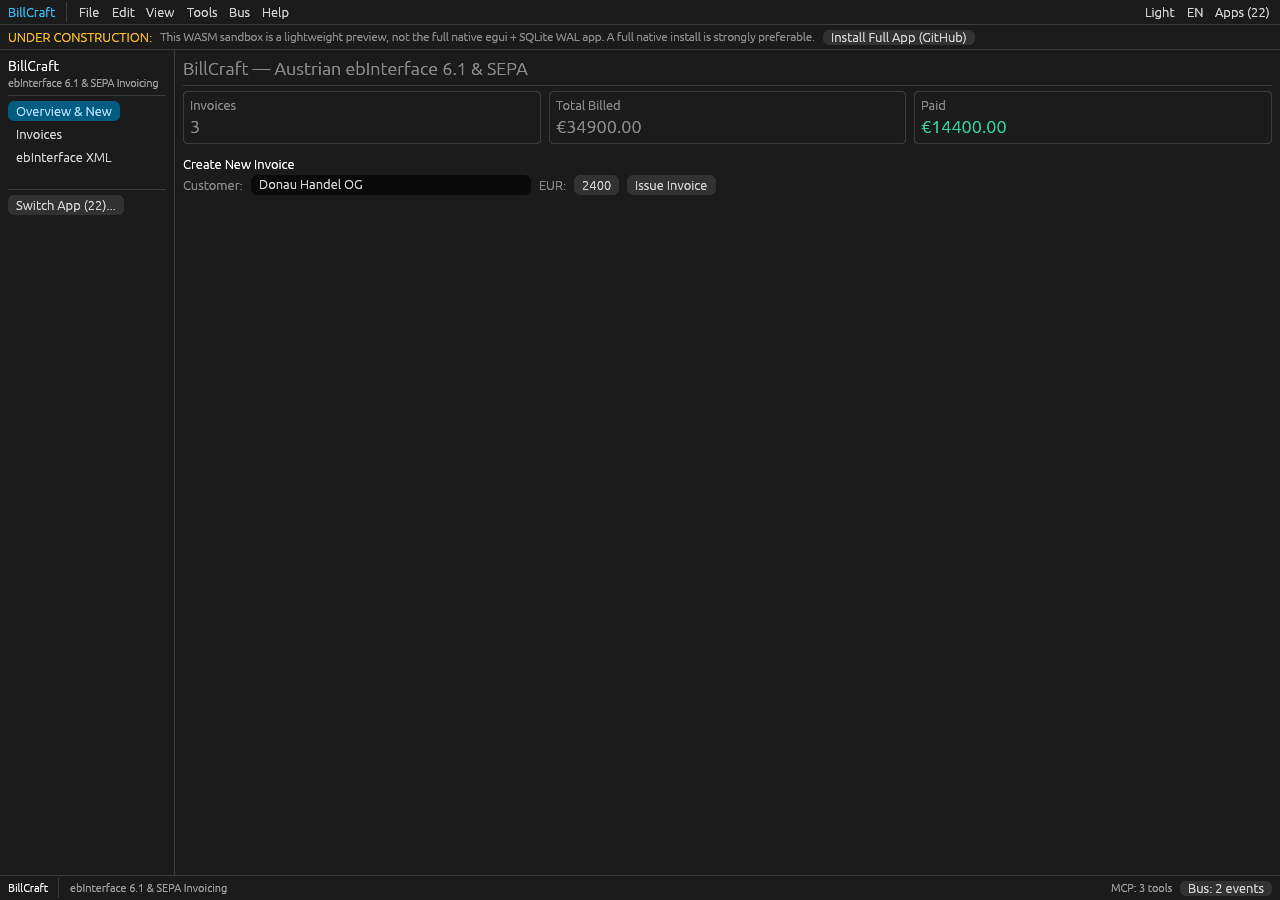
<file: web/wasm/index.html>
<!DOCTYPE html>
<html lang="en">
<head>
  <meta charset="utf-8" />
  <meta name="viewport" content="width=device-width, initial-scale=1.0" />
  <title>Sovereign Craft Suite — In-Browser WASM Showcase</title>
  
<script type="module">
import init, * as bindings from './craft-showcase-wasm-9246deca943a8a02.js';
const wasm = await init({ module_or_path: './craft-showcase-wasm-272a14c993915119_bg.wasm' });


window.wasmBindings = bindings;


dispatchEvent(new CustomEvent("TrunkApplicationStarted", {detail: {wasm}}));

</script>
  <style>
    html, body {
      margin: 0;
      padding: 0;
      width: 100%;
      height: 100%;
      overflow: hidden;
      background: #0f172a;
      font-family: -apple-system, BlinkMacSystemFont, "Segoe UI", Roboto, sans-serif;
    }
    #craft_canvas {
      width: 100%;
      height: 100%;
      display: block;
    }
    .loading-overlay {
      position: absolute;
      top: 50%;
      left: 50%;
      transform: translate(-50%, -50%);
      color: #38bdf8;
      font-size: 1.2rem;
      font-weight: 600;
      text-align: center;
      pointer-events: none;
      transition: opacity 0.5s ease;
    }
  </style>
<link rel="modulepreload" href="./craft-showcase-wasm-9246deca943a8a02.js" crossorigin="anonymous" integrity="sha384-VUAvHk8XYIF2Nv0U+1LPAa7dn0mZ1xXH0x8UZRa1p5hJm6nQs12mUs0t6vl7r8Wf"><link rel="preload" href="./craft-showcase-wasm-272a14c993915119_bg.wasm" crossorigin="anonymous" integrity="sha384-nJYKx5ISqD3hx3raqlrmMmRnQ67yNigfBRBVGBIK/gCs+sOKE+nGw8fu9SdWqj4p" as="fetch" type="application/wasm"></head>
<body>
  <div id="loading" class="loading-overlay">
    <div>⚡ Initializing Pure-Rust WebAssembly Engine...</div>
    <div style="font-size: 0.9rem; color: #94a3b8; margin-top: 8px;">Zero Cloud Dependencies • 60 FPS Canvas</div>
  </div>
  <canvas id="craft_canvas"></canvas>
  <script>
    // Fade out loading screen once canvas receives rendering
    const canvas = document.getElementById('craft_canvas');
    const loading = document.getElementById('loading');
    const checkReady = setInterval(() => {
      if (canvas.width > 0 && canvas.height > 0) {
        loading.style.opacity = '0';
        setTimeout(() => loading.style.display = 'none', 500);
        clearInterval(checkReady);
      }
    }, 100);
  </script>
</body>
</html>
</file>
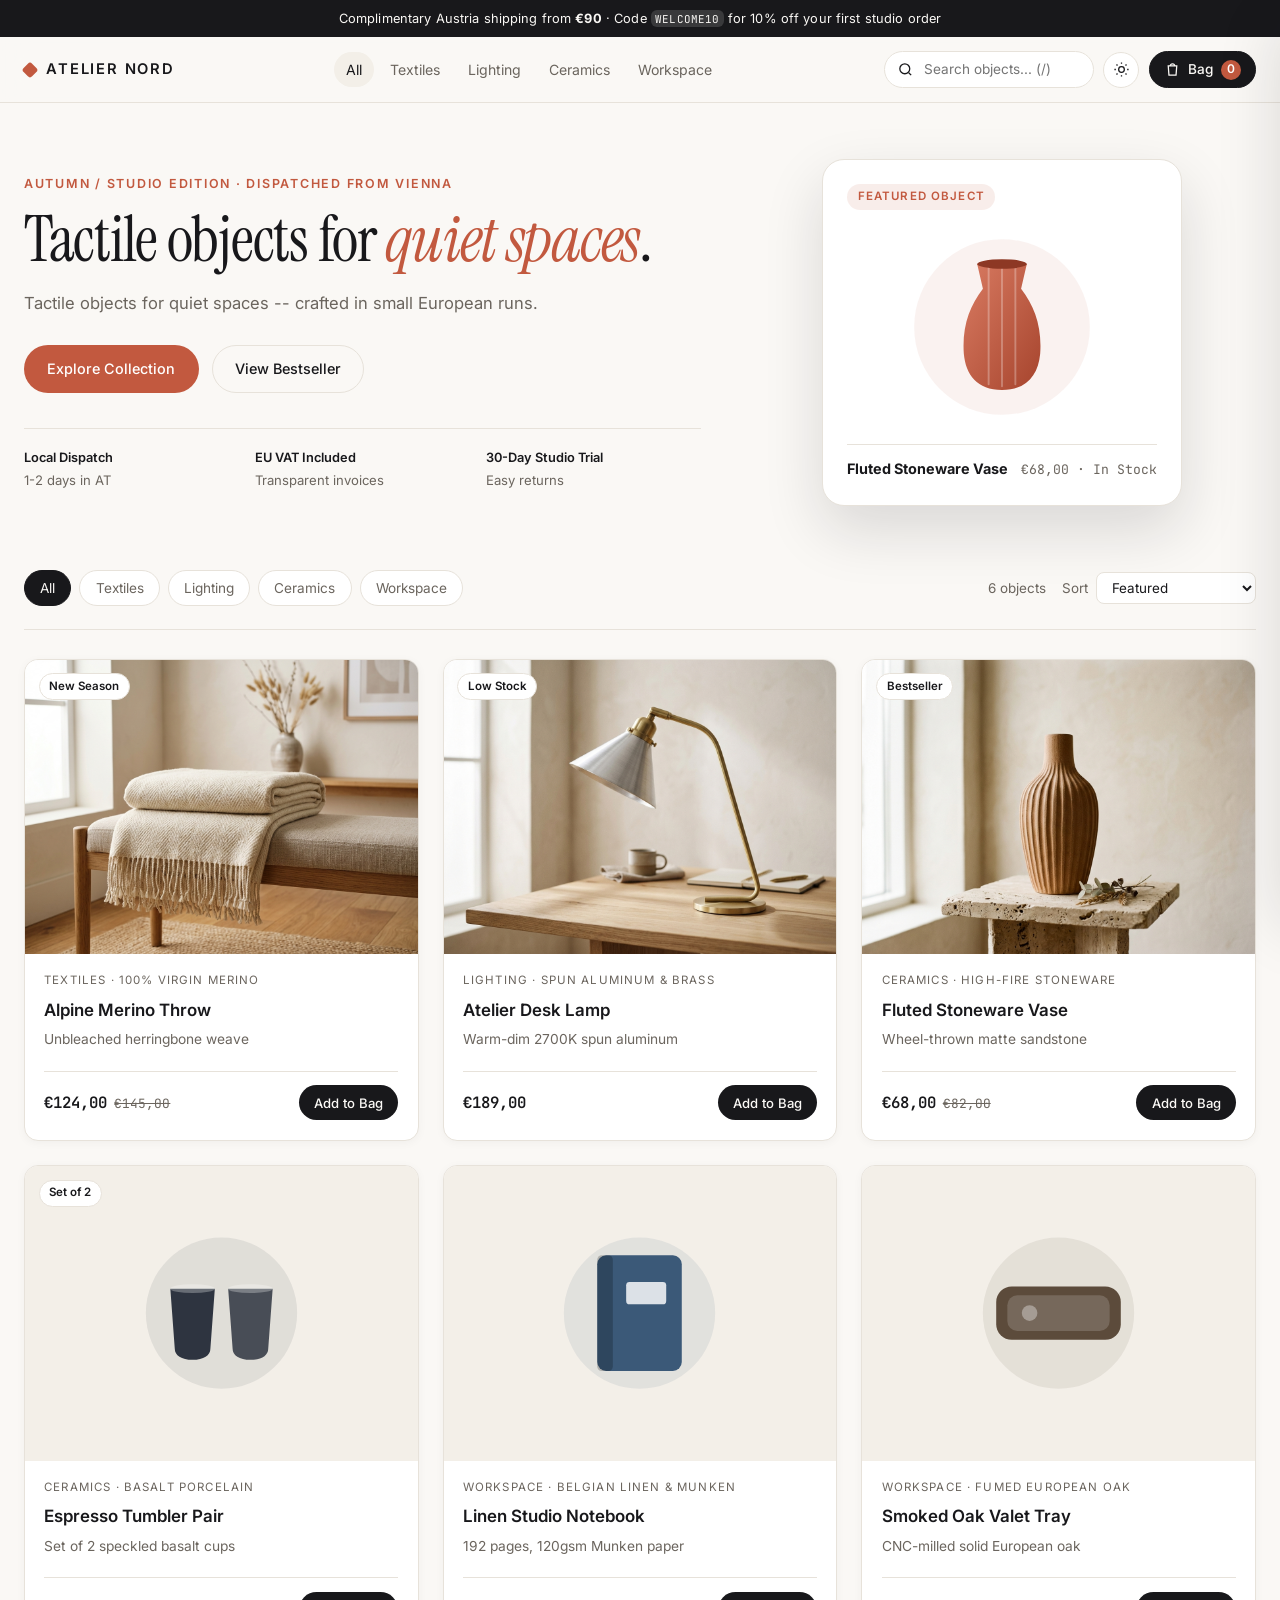
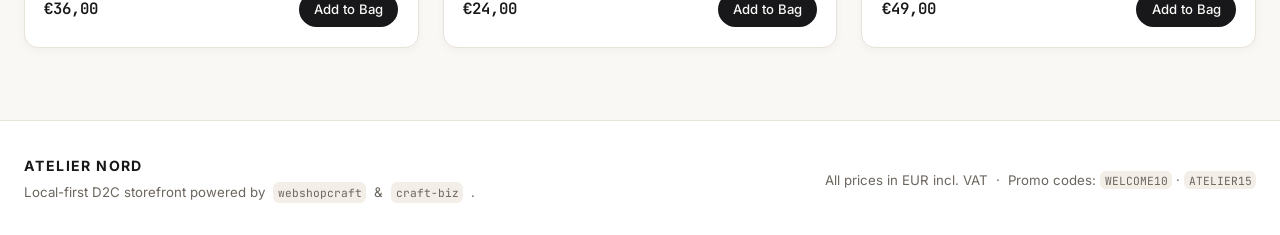
<file: web/demos/webshopcraft/index.html>
<!doctype html>
<html lang="en" data-theme="light">
<head>
  <meta charset="utf-8" />
  <meta name="viewport" content="width=device-width, initial-scale=1" />
  <title>ATELIER NORD -- Tactile Objects &amp; Studio Goods</title>
  <link rel="preconnect" href="https://fonts.googleapis.com" />
  <link rel="preconnect" href="https://fonts.gstatic.com" crossorigin />
  <link href="https://fonts.googleapis.com/css2?family=Instrument+Serif:ital@0;1&family=Inter:wght@400;500;600&family=JetBrains+Mono:wght@400;500&display=swap" rel="stylesheet" />
  <link rel="stylesheet" href="styles.css" />
</head>
<body>
  <!-- Announcement Bar -->
  <div class="announcement-bar">
    <span>Complimentary Austria shipping from <strong>&euro;90</strong> &middot; Code <code>WELCOME10</code> for 10% off your first studio order</span>
  </div>

  <!-- Sticky Header -->
  <header class="site-header">
    <div class="header-inner">
      <a href="#" class="brand" aria-label="Atelier Nord Home">
        <span class="brand-mark" aria-hidden="true"></span>
        <span class="brand-name" id="shopName">ATELIER NORD</span>
      </a>

      <nav class="nav-pills" id="headerCategories" aria-label="Product categories">
        <!-- Populated dynamically -->
      </nav>

      <div class="header-actions">
        <div class="search-wrap">
          <svg class="icon" viewBox="0 0 24 24" fill="none" stroke="currentColor" stroke-width="1.8" aria-hidden="true">
            <circle cx="11" cy="11" r="7" />
            <path d="m20 20-3.5-3.5" />
          </svg>
          <input id="searchInput" type="search" placeholder="Search objects... (/)" aria-label="Search products" />
        </div>

        <button id="themeToggle" class="icon-btn" type="button" aria-label="Toggle color theme" title="Toggle theme">
          <svg class="icon sun-icon" viewBox="0 0 24 24" fill="none" stroke="currentColor" stroke-width="1.8">
            <circle cx="12" cy="12" r="4" />
            <path d="M12 2v2M12 20v2M4.93 4.93l1.41 1.41M17.66 17.66l1.41 1.41M2 12h2M20 12h2M4.93 19.07l1.41-1.41M17.66 6.34l1.41-1.41" />
          </svg>
        </button>

        <button id="cartButton" class="cart-btn" type="button" aria-label="Open shopping bag">
          <svg class="icon" viewBox="0 0 24 24" fill="none" stroke="currentColor" stroke-width="1.8" aria-hidden="true">
            <path d="M6 7h12l-1 13H7L6 7Z" />
            <path d="M9 7a3 3 0 0 1 6 0" />
          </svg>
          <span>Bag</span>
          <span class="cart-count" id="cartCount">0</span>
        </button>
      </div>
    </div>
  </header>

  <main>
    <!-- Editorial Hero -->
    <section class="hero">
      <div class="hero-content">
        <p class="eyebrow">Autumn / Studio Edition &middot; Dispatched from Vienna</p>
        <h1 class="hero-title">Tactile objects for <em>quiet spaces</em>.</h1>
        <p class="hero-subtitle" id="shopTagline">
          Small-batch stoneware, spun aluminum lighting, and Austrian virgin wool -- crafted for longevity and priced transparently with EU VAT included.
        </p>
        <div class="hero-cta-row">
          <a href="#catalog" class="btn btn-primary">Explore Collection</a>
          <button id="heroQuickFeatured" type="button" class="btn btn-ghost">View Bestseller</button>
        </div>
        <dl class="hero-trust">
          <div>
            <dt>Local Dispatch</dt>
            <dd>1-2 days in AT</dd>
          </div>
          <div>
            <dt>EU VAT Included</dt>
            <dd>Transparent invoices</dd>
          </div>
          <div>
            <dt>30-Day Studio Trial</dt>
            <dd>Easy returns</dd>
          </div>
        </dl>
      </div>

      <div class="hero-visual" aria-hidden="true">
        <div class="hero-pedestal">
          <div class="pedestal-card">
            <span class="pedestal-tag">Featured Object</span>
            <svg viewBox="0 0 220 220" class="pedestal-svg">
              <defs>
                <linearGradient id="vaseGrad" x1="0" y1="0" x2="1" y2="1">
                  <stop offset="0%" stop-color="#D97B62" />
                  <stop offset="100%" stop-color="#A6442D" />
                </linearGradient>
              </defs>
              <circle cx="110" cy="110" r="92" fill="rgba(194,89,63,0.08)" />
              <path d="M84 44h52l-6 26c14 18 22 40 20 68-2 22-14 38-40 38s-38-16-40-38c-2-28 6-50 20-68l-6-26Z" fill="url(#vaseGrad)" />
              <path d="M96 48v122M110 48v124M124 48v122" stroke="rgba(255,255,255,0.28)" stroke-width="2" stroke-linecap="round" />
              <ellipse cx="110" cy="44" rx="26" ry="5" fill="#8D3824" />
            </svg>
            <div class="pedestal-meta">
              <strong>Fluted Stoneware Vase</strong>
              <span>&euro;68,00 &middot; In Stock</span>
            </div>
          </div>
        </div>
      </div>
    </section>

    <!-- Catalog Controls -->
    <section id="catalog" class="catalog-section">
      <div class="catalog-toolbar">
        <div class="filter-pills" id="filterPills">
          <!-- Populated dynamically -->
        </div>
        <div class="toolbar-right">
          <span class="result-count" id="resultCount">0 objects</span>
          <label class="sort-label">
            <span>Sort</span>
            <select id="sortSelect" aria-label="Sort products">
              <option value="featured">Featured</option>
              <option value="price-asc">Price: Low to High</option>
              <option value="price-desc">Price: High to Low</option>
              <option value="title">Name: A-Z</option>
            </select>
          </label>
        </div>
      </div>

      <!-- Product Grid -->
      <div class="product-grid" id="productGrid">
        <!-- Populated dynamically -->
      </div>
    </section>
  </main>

  <!-- Footer -->
  <footer class="site-footer">
    <div class="footer-inner">
      <div>
        <strong class="footer-brand">ATELIER NORD</strong>
        <p class="footer-copy">Local-first D2C storefront powered by <code>webshopcraft</code> &amp; <code>craft-biz</code>.</p>
      </div>
      <div class="footer-meta">
        <span>All prices in EUR incl. VAT</span>
        <span>&middot;</span>
        <span>Promo codes: <code>WELCOME10</code> &middot; <code>ATELIER15</code></span>
      </div>
    </div>
  </footer>

  <!-- Product Quick-View Modal -->
  <div class="modal-backdrop" id="productModalBackdrop" hidden>
    <div class="modal-card" role="dialog" aria-modal="true" aria-labelledby="modalTitle">
      <button class="modal-close" id="closeProductModal" type="button" aria-label="Close modal">&times;</button>
      <div class="modal-body" id="productModalBody">
        <!-- Populated dynamically -->
      </div>
    </div>
  </div>

  <!-- Slide-Over Cart Drawer -->
  <div class="drawer-backdrop" id="cartBackdrop" hidden></div>
  <aside class="cart-drawer" id="cartDrawer" aria-label="Shopping bag" aria-hidden="true">
    <div class="drawer-header">
      <h2>Your Bag</h2>
      <button class="modal-close" id="closeCart" type="button" aria-label="Close bag">&times;</button>
    </div>

    <div class="shipping-meter" id="shippingMeter">
      <p id="shippingMeterText">Add &euro;90,00 for free Austria shipping</p>
      <div class="meter-track"><div class="meter-fill" id="shippingMeterFill"></div></div>
    </div>

    <div class="drawer-items" id="cartItems">
      <!-- Populated dynamically -->
    </div>

    <div class="drawer-footer" id="cartFooter">
      <div class="zone-row">
        <label for="zoneSelect">Shipping Zone</label>
        <select id="zoneSelect"></select>
      </div>

      <form class="promo-form" id="promoForm">
        <input id="promoInput" type="text" placeholder="Promo code (e.g. WELCOME10)" aria-label="Promo code" />
        <button type="submit" class="btn btn-secondary">Apply</button>
      </form>
      <p class="promo-feedback" id="promoFeedback"></p>

      <dl class="totals-list">
        <div><dt>Subtotal</dt><dd id="summarySubtotal">&euro;0,00</dd></div>
        <div id="discountRow" hidden><dt>Discount</dt><dd id="summaryDiscount">-&euro;0,00</dd></div>
        <div><dt>Shipping</dt><dd id="summaryShipping">&euro;0,00</dd></div>
        <div class="vat-row"><dt>Included VAT</dt><dd id="summaryVat">&euro;0,00</dd></div>
        <div class="grand-total"><dt>Total</dt><dd id="summaryTotal">&euro;0,00</dd></div>
      </dl>

      <button id="checkoutButton" type="button" class="btn btn-primary btn-full">Proceed to Checkout</button>
    </div>
  </aside>

  <!-- Checkout Modal -->
  <div class="modal-backdrop" id="checkoutModalBackdrop" hidden>
    <div class="modal-card checkout-card" role="dialog" aria-modal="true" aria-labelledby="checkoutTitle">
      <button class="modal-close" id="closeCheckoutModal" type="button" aria-label="Close checkout">&times;</button>
      <h2 id="checkoutTitle" class="checkout-title">Complete Studio Order</h2>
      <form id="checkoutForm" class="checkout-form">
        <label>
          Full Name
          <input id="custName" type="text" required placeholder="Clara Novak" />
        </label>
        <label>
          Email Address
          <input id="custEmail" type="email" required placeholder="clara@example.at" />
        </label>
        <label>
          Shipping Address
          <textarea id="custAddress" rows="2" required placeholder="Neubaugasse 12, 1070 Wien, Austria"></textarea>
        </label>
        <div class="checkout-summary-bar">
          <span>Order Total</span>
          <strong id="checkoutTotalDisplay">&euro;0,00</strong>
        </div>
        <button type="submit" class="btn btn-primary btn-full">Generate Order</button>
      </form>
      <div id="orderConfirmation" class="order-confirmation" hidden>
        <div class="confirm-badge">Order Ready for Fulfillment</div>
        <p>Your order payload has been prepared for <code>webshopcraft</code>:</p>
        <pre id="orderCommandOutput" class="cmd-output"></pre>
        <div class="confirm-actions">
          <button id="copyOrderCmd" type="button" class="btn btn-secondary">Copy CLI Command</button>
          <button id="doneOrderBtn" type="button" class="btn btn-primary">Done</button>
        </div>
      </div>
    </div>
  </div>

  <!-- Toast -->
  <div class="toast" id="toast" role="status" aria-live="polite" hidden></div>

  <script src="app.js"></script>
</body>
</html>
</file>
<file: web/demos/webshopcraft/styles.css>
:root {
  --bg: #faf8f5;
  --surface: #ffffff;
  --surface-alt: #f3efe8;
  --text: #18181b;
  --muted: #6b655e;
  --border: #e7e2da;
  --accent: #c2593f;
  --accent-hover: #a84730;
  --accent-soft: rgba(194, 89, 63, 0.11);
  --success: #2e6f4e;
  --shadow-sm: 0 2px 10px rgba(24, 24, 27, 0.04);
  --shadow-lg: 0 24px 60px rgba(24, 24, 27, 0.14);
  --radius: 14px;
  --font-sans: "Inter", -apple-system, BlinkMacSystemFont, "Segoe UI", sans-serif;
  --font-serif: "Instrument Serif", Georgia, serif;
  --font-mono: "JetBrains Mono", ui-monospace, SFMono-Regular, monospace;
}

[data-theme="dark"] {
  --bg: #111113;
  --surface: #1a1a1f;
  --surface-alt: #232329;
  --text: #f4f1ea;
  --muted: #a19b92;
  --border: #2c2c34;
  --accent: #d96b4f;
  --accent-hover: #e57e63;
  --accent-soft: rgba(217, 107, 79, 0.16);
  --success: #53a97c;
  --shadow-sm: 0 2px 12px rgba(0, 0, 0, 0.25);
  --shadow-lg: 0 24px 60px rgba(0, 0, 0, 0.55);
}

*,
*::before,
*::after {
  box-sizing: border-box;
}

html {
  scroll-behavior: smooth;
}

body {
  margin: 0;
  background: var(--bg);
  color: var(--text);
  font-family: var(--font-sans);
  line-height: 1.55;
  -webkit-font-smoothing: antialiased;
  transition: background-color 0.2s ease, color 0.2s ease;
}

code {
  font-family: var(--font-mono);
  font-size: 0.85em;
  background: var(--surface-alt);
  padding: 0.15em 0.4em;
  border-radius: 6px;
}

.announcement-bar {
  background: var(--text);
  color: var(--bg);
  text-align: center;
  font-size: 0.8rem;
  padding: 0.55rem 1rem;
  letter-spacing: 0.01em;
}

.announcement-bar code {
  background: rgba(255, 255, 255, 0.14);
  color: inherit;
}

/* Header */
.site-header {
  position: sticky;
  top: 0;
  z-index: 40;
  backdrop-filter: blur(14px);
  background: color-mix(in srgb, var(--bg) 86%, transparent);
  border-bottom: 1px solid var(--border);
}

.header-inner {
  max-width: 1280px;
  margin: 0 auto;
  padding: 0.85rem 1.5rem;
  display: flex;
  align-items: center;
  justify-content: space-between;
  gap: 1.25rem;
}

.brand {
  display: inline-flex;
  align-items: center;
  gap: 0.65rem;
  text-decoration: none;
  color: var(--text);
  font-weight: 600;
  letter-spacing: 0.12em;
  font-size: 0.92rem;
  white-space: nowrap;
}

.brand-mark {
  width: 12px;
  height: 12px;
  border-radius: 3px;
  background: var(--accent);
  transform: rotate(45deg);
}

.nav-pills {
  display: flex;
  gap: 0.25rem;
  flex-wrap: wrap;
}

.nav-pill {
  background: transparent;
  border: none;
  color: var(--muted);
  font: inherit;
  font-size: 0.88rem;
  padding: 0.4rem 0.75rem;
  border-radius: 999px;
  cursor: pointer;
  transition: color 0.15s, background-color 0.15s;
}

.nav-pill:hover,
.nav-pill.active {
  color: var(--text);
  background: var(--surface-alt);
}

.header-actions {
  display: flex;
  align-items: center;
  gap: 0.6rem;
}

.search-wrap {
  display: flex;
  align-items: center;
  gap: 0.45rem;
  background: var(--surface);
  border: 1px solid var(--border);
  border-radius: 999px;
  padding: 0.38rem 0.8rem;
  width: 210px;
  transition: border-color 0.15s, width 0.2s;
}

.search-wrap:focus-within {
  border-color: var(--accent);
  width: 250px;
}

.search-wrap input {
  border: none;
  background: transparent;
  color: var(--text);
  font: inherit;
  font-size: 0.85rem;
  width: 100%;
  outline: none;
}

.icon {
  width: 17px;
  height: 17px;
  flex-shrink: 0;
}

.icon-btn {
  display: inline-flex;
  align-items: center;
  justify-content: center;
  width: 36px;
  height: 36px;
  border-radius: 999px;
  border: 1px solid var(--border);
  background: var(--surface);
  color: var(--text);
  cursor: pointer;
}

.icon-btn:hover {
  border-color: var(--accent);
}

.cart-btn {
  display: inline-flex;
  align-items: center;
  gap: 0.45rem;
  padding: 0.45rem 0.9rem;
  border-radius: 999px;
  border: 1px solid var(--text);
  background: var(--text);
  color: var(--bg);
  font: inherit;
  font-size: 0.85rem;
  font-weight: 500;
  cursor: pointer;
  transition: transform 0.12s ease, opacity 0.15s;
}

.cart-btn:hover {
  opacity: 0.9;
  transform: translateY(-1px);
}

.cart-count {
  background: var(--accent);
  color: #fff;
  font-size: 0.75rem;
  font-weight: 600;
  min-width: 20px;
  height: 20px;
  padding: 0 5px;
  border-radius: 999px;
  display: inline-flex;
  align-items: center;
  justify-content: center;
}

/* Hero */
.hero {
  max-width: 1280px;
  margin: 0 auto;
  padding: 3.5rem 1.5rem 2.5rem;
  display: grid;
  grid-template-columns: 1.2fr 0.9fr;
  gap: 3rem;
  align-items: center;
}

.eyebrow {
  margin: 0 0 0.8rem;
  font-size: 0.78rem;
  text-transform: uppercase;
  letter-spacing: 0.14em;
  color: var(--accent);
  font-weight: 600;
}

.hero-title {
  margin: 0 0 1.1rem;
  font-family: var(--font-serif);
  font-weight: 400;
  font-size: clamp(2.8rem, 5vw, 4.4rem);
  line-height: 1.04;
  letter-spacing: -0.02em;
}

.hero-title em {
  font-style: italic;
  color: var(--accent);
}

.hero-subtitle {
  margin: 0 0 1.8rem;
  color: var(--muted);
  font-size: 1.04rem;
  max-width: 54ch;
}

.hero-cta-row {
  display: flex;
  gap: 0.8rem;
  flex-wrap: wrap;
  margin-bottom: 2.2rem;
}

.btn {
  display: inline-flex;
  align-items: center;
  justify-content: center;
  gap: 0.45rem;
  border-radius: 999px;
  padding: 0.72rem 1.4rem;
  font: inherit;
  font-size: 0.9rem;
  font-weight: 500;
  text-decoration: none;
  cursor: pointer;
  border: 1px solid transparent;
  transition: background-color 0.15s, border-color 0.15s, transform 0.12s;
}

.btn:active {
  transform: scale(0.98);
}

.btn-primary {
  background: var(--accent);
  color: #fff;
}

.btn-primary:hover {
  background: var(--accent-hover);
}

.btn-secondary {
  background: var(--surface-alt);
  color: var(--text);
  border-color: var(--border);
}

.btn-secondary:hover {
  border-color: var(--text);
}

.btn-ghost {
  background: transparent;
  color: var(--text);
  border-color: var(--border);
}

.btn-ghost:hover {
  background: var(--surface);
  border-color: var(--text);
}

.btn-full {
  width: 100%;
}

.hero-trust {
  display: grid;
  grid-template-columns: repeat(3, minmax(0, 1fr));
  gap: 1rem;
  border-top: 1px solid var(--border);
  padding-top: 1.2rem;
  margin: 0;
}

.hero-trust dt {
  font-size: 0.8rem;
  font-weight: 600;
}

.hero-trust dd {
  margin: 0.15rem 0 0;
  font-size: 0.82rem;
  color: var(--muted);
}

.hero-pedestal {
  display: flex;
  justify-content: center;
}

.pedestal-card {
  width: 100%;
  max-width: 360px;
  background: var(--surface);
  border: 1px solid var(--border);
  border-radius: 22px;
  padding: 1.5rem;
  box-shadow: var(--shadow-lg);
  display: flex;
  flex-direction: column;
  align-items: center;
  gap: 0.75rem;
}

.pedestal-tag {
  align-self: flex-start;
  font-size: 0.72rem;
  font-weight: 600;
  text-transform: uppercase;
  letter-spacing: 0.1em;
  color: var(--accent);
  background: var(--accent-soft);
  padding: 0.25rem 0.65rem;
  border-radius: 999px;
}

.pedestal-svg {
  width: 210px;
  height: 210px;
}

.pedestal-meta {
  width: 100%;
  display: flex;
  justify-content: space-between;
  align-items: baseline;
  border-top: 1px solid var(--border);
  padding-top: 0.85rem;
  font-size: 0.9rem;
}

.pedestal-meta span {
  color: var(--muted);
  font-family: var(--font-mono);
  font-size: 0.82rem;
}

/* Catalog */
.catalog-section {
  max-width: 1280px;
  margin: 0 auto;
  padding: 1.5rem 1.5rem 4.5rem;
}

.catalog-toolbar {
  display: flex;
  align-items: center;
  justify-content: space-between;
  gap: 1rem;
  flex-wrap: wrap;
  padding-bottom: 1.4rem;
  border-bottom: 1px solid var(--border);
  margin-bottom: 1.8rem;
}

.filter-pills {
  display: flex;
  gap: 0.5rem;
  flex-wrap: wrap;
}

.filter-pill {
  background: var(--surface);
  border: 1px solid var(--border);
  color: var(--muted);
  border-radius: 999px;
  padding: 0.42rem 0.95rem;
  font: inherit;
  font-size: 0.85rem;
  cursor: pointer;
  transition: all 0.15s;
}

.filter-pill:hover {
  color: var(--text);
  border-color: var(--text);
}

.filter-pill.active {
  background: var(--text);
  color: var(--bg);
  border-color: var(--text);
}

.toolbar-right {
  display: flex;
  align-items: center;
  gap: 1rem;
}

.result-count {
  font-size: 0.84rem;
  color: var(--muted);
}

.sort-label {
  display: inline-flex;
  align-items: center;
  gap: 0.5rem;
  font-size: 0.84rem;
  color: var(--muted);
}

.sort-label select,
.zone-row select {
  background: var(--surface);
  color: var(--text);
  border: 1px solid var(--border);
  border-radius: 8px;
  padding: 0.4rem 0.65rem;
  font: inherit;
  font-size: 0.84rem;
}

.product-grid {
  display: grid;
  grid-template-columns: repeat(3, minmax(0, 1fr));
  gap: 1.5rem;
}

.product-card {
  background: var(--surface);
  border: 1px solid var(--border);
  border-radius: var(--radius);
  overflow: hidden;
  display: flex;
  flex-direction: column;
  box-shadow: var(--shadow-sm);
  transition: transform 0.18s ease, box-shadow 0.18s ease, border-color 0.18s ease;
}

.product-card:hover {
  transform: translateY(-3px);
  box-shadow: var(--shadow-lg);
  border-color: color-mix(in srgb, var(--accent) 40%, var(--border));
}

.product-thumb {
  position: relative;
  background: var(--surface-alt);
  aspect-ratio: 4 / 3;
  display: flex;
  align-items: center;
  justify-content: center;
  cursor: pointer;
  overflow: hidden;
}

.product-thumb img,
.modal-art img {
  width: 100%;
  height: 100%;
  object-fit: cover;
  display: block;
  transition: transform 0.25s ease;
}

.product-card:hover .product-thumb img {
  transform: scale(1.04);
}

.product-thumb svg {
  width: 68%;
  height: 68%;
  transition: transform 0.25s ease;
}

.product-card:hover .product-thumb svg {
  transform: scale(1.05);
}

.product-badge {
  position: absolute;
  top: 0.85rem;
  left: 0.85rem;
  background: var(--surface);
  color: var(--text);
  border: 1px solid var(--border);
  font-size: 0.72rem;
  font-weight: 600;
  padding: 0.22rem 0.6rem;
  border-radius: 999px;
}

.product-info {
  padding: 1.15rem 1.2rem 1.25rem;
  display: flex;
  flex-direction: column;
  gap: 0.4rem;
  flex: 1;
}

.product-cat {
  font-size: 0.72rem;
  text-transform: uppercase;
  letter-spacing: 0.1em;
  color: var(--muted);
}

.product-title {
  margin: 0;
  font-size: 1.06rem;
  font-weight: 600;
  cursor: pointer;
}

.product-subtitle {
  margin: 0;
  font-size: 0.86rem;
  color: var(--muted);
  flex: 1;
}

.product-bottom {
  display: flex;
  align-items: center;
  justify-content: space-between;
  gap: 0.75rem;
  margin-top: 0.85rem;
  padding-top: 0.85rem;
  border-top: 1px solid var(--border);
}

.price-group {
  display: flex;
  align-items: baseline;
  gap: 0.45rem;
  font-family: var(--font-mono);
}

.price-now {
  font-weight: 600;
  font-size: 0.98rem;
}

.price-was {
  font-size: 0.8rem;
  color: var(--muted);
  text-decoration: line-through;
}

.add-btn {
  background: var(--text);
  color: var(--bg);
  border: none;
  border-radius: 999px;
  padding: 0.46rem 0.95rem;
  font: inherit;
  font-size: 0.82rem;
  font-weight: 500;
  cursor: pointer;
  transition: background-color 0.15s;
}

.add-btn:hover {
  background: var(--accent);
  color: #fff;
}

.add-btn:disabled {
  opacity: 0.45;
  cursor: not-allowed;
}

/* Footer */
.site-footer {
  border-top: 1px solid var(--border);
  background: var(--surface);
}

.footer-inner {
  max-width: 1280px;
  margin: 0 auto;
  padding: 2rem 1.5rem;
  display: flex;
  justify-content: space-between;
  align-items: center;
  flex-wrap: wrap;
  gap: 1rem;
}

.footer-brand {
  letter-spacing: 0.1em;
  font-size: 0.88rem;
}

.footer-copy,
.footer-meta {
  margin: 0.25rem 0 0;
  font-size: 0.83rem;
  color: var(--muted);
  display: flex;
  gap: 0.5rem;
  align-items: center;
  flex-wrap: wrap;
}

/* Modals & Drawer */
.modal-backdrop {
  position: fixed;
  inset: 0;
  z-index: 60;
  background: rgba(17, 17, 19, 0.56);
  backdrop-filter: blur(4px);
  display: flex;
  align-items: center;
  justify-content: center;
  padding: 1.25rem;
}

.modal-backdrop[hidden],
.drawer-backdrop[hidden] {
  display: none;
}

.modal-card {
  position: relative;
  background: var(--surface);
  border: 1px solid var(--border);
  border-radius: 20px;
  max-width: 760px;
  width: 100%;
  max-height: 90vh;
  overflow-y: auto;
  padding: 2rem;
  box-shadow: var(--shadow-lg);
}

.checkout-card {
  max-width: 520px;
}

.modal-close {
  position: absolute;
  top: 1rem;
  right: 1rem;
  width: 34px;
  height: 34px;
  border-radius: 999px;
  border: 1px solid var(--border);
  background: var(--surface-alt);
  color: var(--text);
  font-size: 1.25rem;
  line-height: 1;
  cursor: pointer;
}

.modal-body {
  display: grid;
  grid-template-columns: 1fr 1.15fr;
  gap: 1.8rem;
  align-items: center;
}

.modal-art {
  background: var(--surface-alt);
  border-radius: 14px;
  aspect-ratio: 1 / 1;
  display: flex;
  align-items: center;
  justify-content: center;
}

.modal-art svg {
  width: 74%;
  height: 74%;
}

.spec-list {
  margin: 1rem 0;
  padding: 0.85rem 0;
  border-top: 1px solid var(--border);
  border-bottom: 1px solid var(--border);
  display: grid;
  grid-template-columns: 1fr 1fr;
  gap: 0.65rem 1rem;
  font-size: 0.84rem;
}

.spec-list dt {
  color: var(--muted);
  font-size: 0.76rem;
}

.spec-list dd {
  margin: 0.1rem 0 0;
  font-weight: 500;
}

.drawer-backdrop {
  position: fixed;
  inset: 0;
  z-index: 50;
  background: rgba(17, 17, 19, 0.45);
}

.cart-drawer {
  position: fixed;
  top: 0;
  right: 0;
  bottom: 0;
  z-index: 55;
  width: min(440px, 100vw);
  background: var(--surface);
  border-left: 1px solid var(--border);
  box-shadow: var(--shadow-lg);
  display: flex;
  flex-direction: column;
  transform: translateX(100%);
  transition: transform 0.24s cubic-bezier(0.22, 1, 0.36, 1);
}

.cart-drawer.open {
  transform: translateX(0);
}

.drawer-header {
  position: relative;
  padding: 1.25rem 1.4rem;
  border-bottom: 1px solid var(--border);
  display: flex;
  align-items: center;
  justify-content: space-between;
}

.drawer-header h2 {
  margin: 0;
  font-size: 1.15rem;
}

.shipping-meter {
  padding: 0.85rem 1.4rem;
  background: var(--surface-alt);
  border-bottom: 1px solid var(--border);
  font-size: 0.82rem;
}

.shipping-meter p {
  margin: 0 0 0.45rem;
}

.meter-track {
  height: 6px;
  border-radius: 999px;
  background: var(--border);
  overflow: hidden;
}

.meter-fill {
  height: 100%;
  width: 0%;
  background: var(--success);
  transition: width 0.25s ease;
}

.drawer-items {
  flex: 1;
  overflow-y: auto;
  padding: 1rem 1.4rem;
  display: flex;
  flex-direction: column;
  gap: 0.9rem;
}

.cart-empty {
  text-align: center;
  padding: 3rem 1rem;
  color: var(--muted);
}

.cart-item {
  display: grid;
  grid-template-columns: 64px 1fr auto;
  gap: 0.85rem;
  align-items: center;
  padding-bottom: 0.9rem;
  border-bottom: 1px solid var(--border);
}

.cart-item-thumb {
  width: 64px;
  height: 64px;
  border-radius: 10px;
  background: var(--surface-alt);
  display: flex;
  align-items: center;
  justify-content: center;
}

.cart-item-thumb svg {
  width: 46px;
  height: 46px;
}

.qty-controls {
  display: inline-flex;
  align-items: center;
  gap: 0.4rem;
  margin-top: 0.35rem;
}

.qty-btn {
  width: 24px;
  height: 24px;
  border-radius: 6px;
  border: 1px solid var(--border);
  background: var(--surface-alt);
  color: var(--text);
  cursor: pointer;
}

.drawer-footer {
  padding: 1.1rem 1.4rem 1.4rem;
  border-top: 1px solid var(--border);
  background: var(--bg);
}

.zone-row {
  display: flex;
  justify-content: space-between;
  align-items: center;
  font-size: 0.85rem;
  margin-bottom: 0.7rem;
}

.promo-form {
  display: flex;
  gap: 0.5rem;
}

.promo-form input {
  flex: 1;
  background: var(--surface);
  color: var(--text);
  border: 1px solid var(--border);
  border-radius: 999px;
  padding: 0.48rem 0.9rem;
  font: inherit;
  font-size: 0.84rem;
}

.promo-feedback {
  margin: 0.35rem 0 0.7rem;
  font-size: 0.78rem;
  min-height: 1.1em;
  color: var(--success);
}

.promo-feedback.error {
  color: var(--accent);
}

.totals-list {
  margin: 0 0 1rem;
  display: flex;
  flex-direction: column;
  gap: 0.35rem;
  font-size: 0.86rem;
}

.totals-list > div {
  display: flex;
  justify-content: space-between;
}

.totals-list > div[hidden] {
  display: none;
}

.totals-list dd {
  margin: 0;
  font-family: var(--font-mono);
}

.vat-row {
  color: var(--muted);
  font-size: 0.8rem;
}

.grand-total {
  border-top: 1px solid var(--border);
  padding-top: 0.5rem;
  margin-top: 0.2rem;
  font-weight: 600;
  font-size: 1rem;
}

/* Checkout */
.checkout-title {
  margin: 0 0 1.2rem;
  font-family: var(--font-serif);
  font-size: 1.9rem;
  font-weight: 400;
}

.checkout-form {
  display: flex;
  flex-direction: column;
  gap: 0.95rem;
}

.checkout-form label {
  display: flex;
  flex-direction: column;
  gap: 0.35rem;
  font-size: 0.84rem;
  font-weight: 500;
}

.checkout-form input,
.checkout-form textarea {
  background: var(--bg);
  color: var(--text);
  border: 1px solid var(--border);
  border-radius: 10px;
  padding: 0.65rem 0.8rem;
  font: inherit;
}

.checkout-summary-bar {
  display: flex;
  justify-content: space-between;
  align-items: center;
  padding: 0.85rem 1rem;
  border-radius: 10px;
  background: var(--surface-alt);
  font-size: 0.95rem;
}

.confirm-badge {
  display: inline-block;
  background: rgba(46, 111, 78, 0.14);
  color: var(--success);
  font-weight: 600;
  font-size: 0.8rem;
  padding: 0.3rem 0.75rem;
  border-radius: 999px;
  margin-bottom: 0.75rem;
}

.cmd-output {
  background: #141417;
  color: #e4e4e7;
  padding: 0.95rem;
  border-radius: 10px;
  font-family: var(--font-mono);
  font-size: 0.78rem;
  overflow-x: auto;
  white-space: pre-wrap;
  word-break: break-all;
}

.confirm-actions {
  display: flex;
  gap: 0.75rem;
  margin-top: 1rem;
}

.toast {
  position: fixed;
  bottom: 1.4rem;
  left: 50%;
  transform: translateX(-50%);
  z-index: 80;
  background: var(--text);
  color: var(--bg);
  padding: 0.65rem 1.2rem;
  border-radius: 999px;
  font-size: 0.86rem;
  box-shadow: var(--shadow-lg);
}

@media (max-width: 960px) {
  .hero {
    grid-template-columns: 1fr;
    padding-top: 2.2rem;
  }
  .product-grid {
    grid-template-columns: repeat(2, minmax(0, 1fr));
  }
  .nav-pills {
    display: none;
  }
}

@media (max-width: 640px) {
  .product-grid {
    grid-template-columns: 1fr;
  }
  .modal-body {
    grid-template-columns: 1fr;
  }
  .search-wrap {
    width: 145px;
  }
  .search-wrap:focus-within {
    width: 170px;
  }
}
</file>
